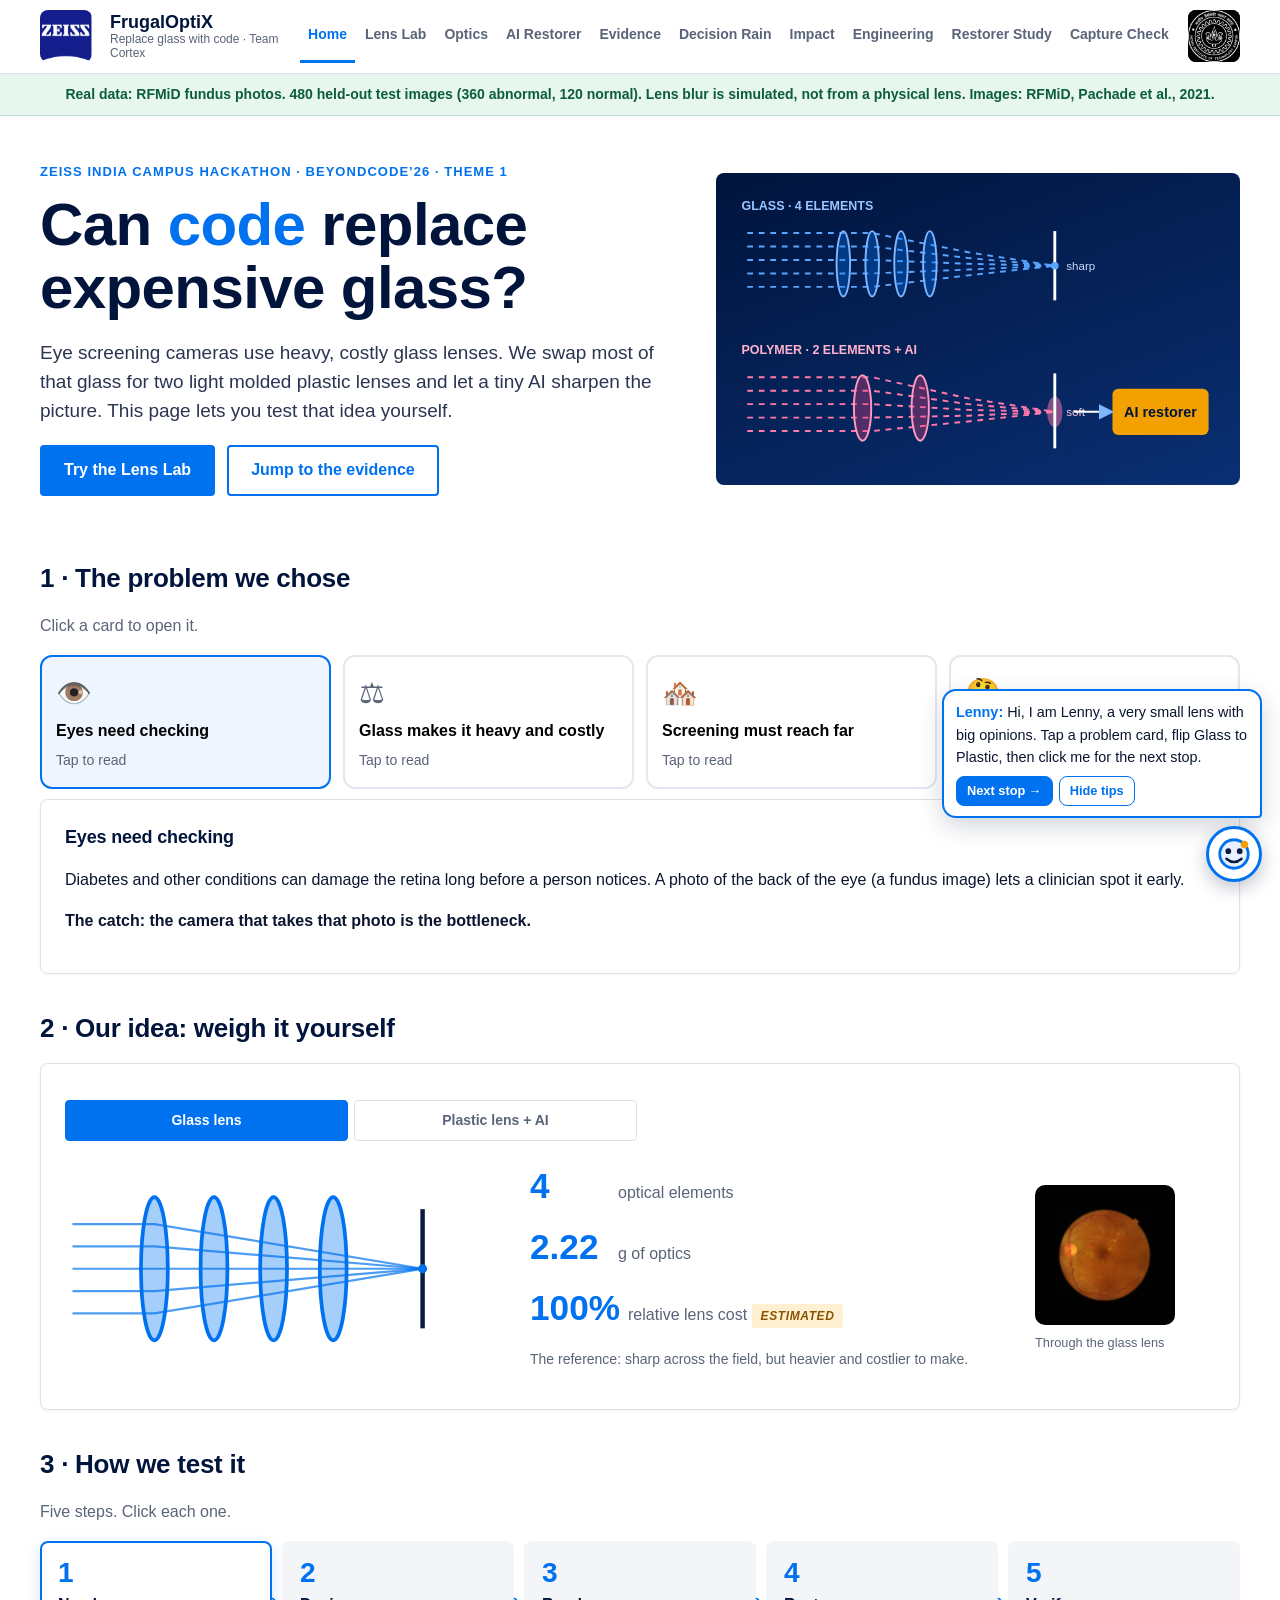
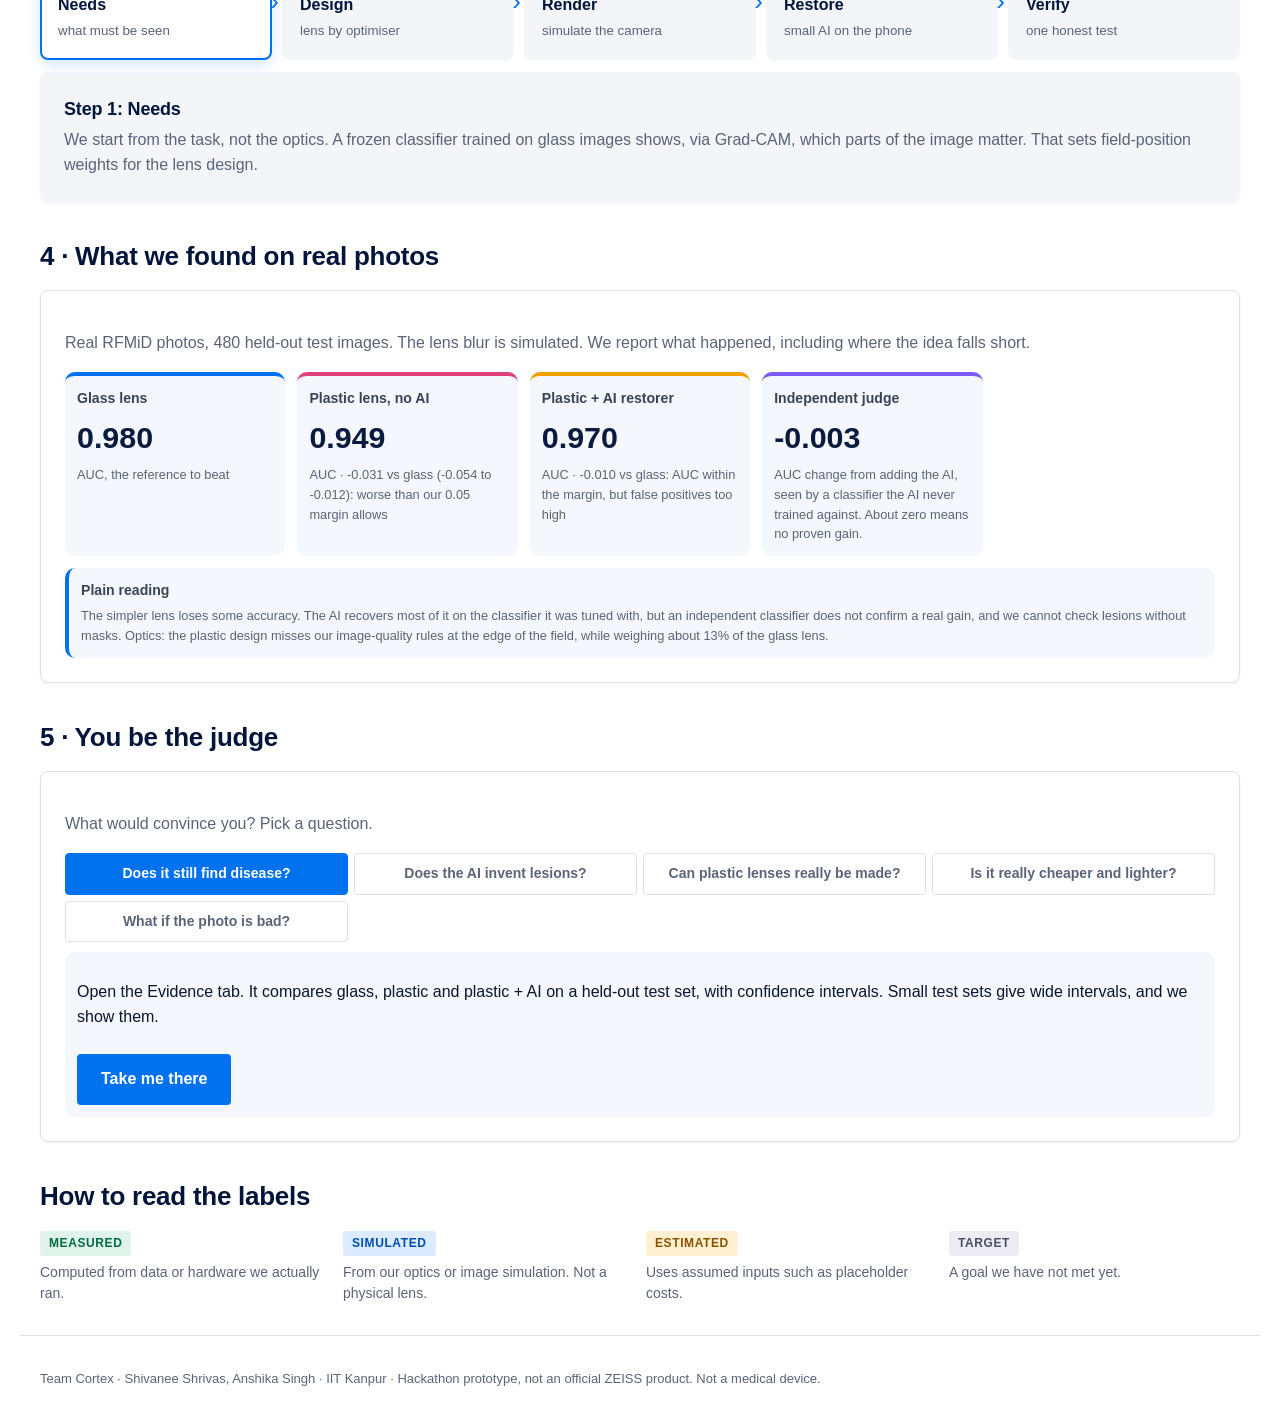
<file: web/index.html>
<!doctype html>
<html lang="en">
<head>
<meta charset="utf-8">
<meta name="viewport" content="width=device-width, initial-scale=1">
<title>FrugalOptiX · Lens Lab</title>
<link rel="stylesheet" href="style.css">
</head>
<body>
<header class="nav">
  <div class="nav-in">
    <div class="logo"><img src="assets/zeiss_logo.png" alt="ZEISS logo"></div>
    <div class="brand"><b>FrugalOptiX</b><span>Replace glass with code · Team Cortex</span></div>
    <nav class="tabs" id="tabs" role="tablist" aria-label="Sections"></nav>
    <div class="logo dark"><img src="assets/iitk_logo.png" alt="IIT Kanpur logo"></div>
  </div>
</header>
<div id="banner" class="banner" hidden></div>

<main>
<!-- 0 HOME -->
<section class="pane" id="p-start" data-title="Home">
  <div class="hero">
    <div>
      <p class="eyebrow">ZEISS India Campus Hackathon · BeyondCode’26 · Theme 1</p>
      <h1>Can <em>code</em> replace expensive glass?</h1>
      <p class="lead">Eye screening cameras use heavy, costly glass lenses. We swap most of that glass for two light molded plastic lenses and let a tiny AI sharpen the picture. This page lets you test that idea yourself.</p>
      <div class="cta"><button class="btn" data-go="p-lab">Try the Lens Lab</button><button class="btn ghost" data-go="p-evidence">Jump to the evidence</button></div>
    </div>
    <div class="hero-vis"><svg id="heroSvg" viewBox="0 0 520 300" role="img" aria-label="Light through glass lens, then polymer lens plus AI"></svg></div>
  </div>

  <h2 class="sh">1 · The problem we chose</h2>
  <p class="muted">Click a card to open it.</p>
  <div class="pcards" id="pcards"></div>
  <div class="card" id="pdetail"></div>

  <h2 class="sh">2 · Our idea: weigh it yourself</h2>
  <div class="card swap">
    <div class="seg" id="swapSeg"><button data-m="glass" class="on">Glass lens</button><button data-m="poly">Plastic lens + AI</button></div>
    <div class="swapgrid">
      <svg id="swapSvg" viewBox="0 0 300 150" role="img" aria-label="Lens stack"></svg>
      <div>
        <div class="big"><b id="swEl">4</b><span>optical elements</span></div>
        <div class="big"><b id="swMass">0</b><span>g of optics</span></div>
        <div class="big"><b id="swCost">100%</b><span>relative lens cost <i class="lab e">Estimated</i></span></div>
        <p class="small muted" id="swNote"></p>
      </div>
      <figure class="swimg"><img id="swImg" alt="Sample retina through the chosen lens"><figcaption id="swCap"></figcaption></figure>
    </div>
  </div>

  <h2 class="sh">3 · How we test it</h2>
  <p class="muted">Five steps. Click each one.</p>
  <div class="flow" id="flow"></div>
  <div class="card flow-detail" id="flowDetail"></div>

  <h2 class="sh">4 · What we found on real photos</h2>
  <div class="card"><p class="muted" id="foundIntro"></p><div class="found" id="found"></div></div>

  <h2 class="sh">5 · You be the judge</h2>
  <div class="card">
    <p class="muted">What would convince you? Pick a question.</p>
    <div class="seg" id="judgeSeg"></div>
    <div id="judgeOut" class="judge"></div>
  </div>

  <h2 class="sh">How to read the labels</h2>
  <div class="labels">
    <div><span class="lab m">Measured</span><p>Computed from data or hardware we actually ran.</p></div>
    <div><span class="lab s">Simulated</span><p>From our optics or image simulation. Not a physical lens.</p></div>
    <div><span class="lab e">Estimated</span><p>Uses assumed inputs such as placeholder costs.</p></div>
    <div><span class="lab t">Target</span><p>A goal we have not met yet.</p></div>
  </div>
</section>

<!-- 1 LENS LAB -->
<section class="pane" id="p-lab" data-title="Lens Lab" hidden>
  <div class="split">
    <div class="card">
      <div class="stage"><img id="imgA" alt=""><img id="imgB" alt=""><span class="stamp" id="stamp"></span></div>
      <div class="seg" id="seg" role="tablist"></div>
      <input id="slider" type="range" min="0" max="3" step="1" value="0" aria-label="Lens condition">
      <label class="chk"><input type="checkbox" id="oodToggle"> Polymer shown from the independent renderer (not used in training)</label>
      <p class="small muted">Samples: <span id="kinds"></span></p>
      <div class="thumbs" id="thumbs"></div>
    </div>
    <div class="card">
      <span class="lab" id="condLabel"></span>
      <h2 id="condName"></h2>
      <p class="muted" id="condDesc"></p>
      <div class="gauge"><div class="track"><div class="thr" id="thr"><i>decision line</i></div><div class="mark" id="mark"></div></div><div class="ticks"><span>0 normal</span><span>classifier score</span><span>1 abnormal</span></div></div>
      <p class="verdict" id="verdict"></p>
      <p class="small muted" id="truth"></p>
      <hr>
      <h3>Blur explorer</h3>
      <p class="small muted">Move across the image from centre to edge. The blur applied to the picture below is scaled from the ray-traced spot size at that field position.</p>
      <input id="fieldSlider" type="range" min="0" max="100" value="0" aria-label="Field position">
      <div class="blurpair"><figure><img id="bGlass" alt="glass blur"><figcaption id="bGlassCap"></figcaption></figure><figure><img id="bPoly" alt="polymer blur"><figcaption id="bPolyCap"></figcaption></figure></div>
    </div>
  </div>
</section>

<!-- 2 OPTICS -->
<section class="pane" id="p-optics" data-title="Optics" hidden>
  <div class="card">
    <div class="row-h"><div><h2>Ray trace: where does the light land?</h2><p class="muted small">Pick a field angle. Rays from a distant point pass through each lens and meet the sensor. The red patch is the blur spot, drawn to scale.</p></div><div class="seg small" id="fieldSeg"></div></div>
    <div class="rays"><div><p class="cap">Glass, 4 elements</p><svg id="rayGlass" viewBox="0 0 460 220"></svg></div><div><p class="cap">Polymer, 2 elements</p><svg id="rayPoly" viewBox="0 0 460 220"></svg></div></div>
    <div id="spotBars"></div>
  </div>
  <div class="grid2">
    <div class="card"><h2>Manufacturing yield</h2><p class="muted small">Share of simulated molded lenses meeting each blur floor (tolerance Monte Carlo).</p><div id="yield"></div></div>
    <div class="card"><h2>Design X-ray</h2><p class="muted small">Spot growth when one element is removed. Tall bar means the element earns its place.</p><div id="xray"></div></div>
  </div>
  <div class="card"><h2>Where the classifier looks</h2><p class="muted small">Grad-CAM on the frozen classifier gives each field zone a design weight (Stage 1).</p><div class="saliency"><img src="assets/saliency.png" alt="Grad-CAM heat map"><div id="sal"></div></div></div>
</section>

<!-- 3 RESTORER -->
<section class="pane" id="p-ai" data-title="AI Restorer" hidden>
  <div class="grid2">
    <div class="card"><h2>What the restorer does</h2>
      <p class="muted">A tiny U-Net (<b id="params"></b> parameters) takes the blurry polymer image and predicts the sharp one. It trains on many random degradations (tolerance, temperature, noise) with a loss that also asks a frozen classifier to still see the lesions.</p>
      <div class="chips"><span>Randomised blur</span><span>Lesion-aware loss</span><span>Never sees the test renderer</span></div>
      <div class="cmp" id="cmp"></div>
      <p class="small muted" id="cmpNote"></p>
    </div>
    <div class="card"><h2>Does it recover lesions, or invent them?</h2><p class="muted small">Measured on abnormal test images against the original.</p><div id="lesion"></div></div>
  </div>
  <div class="card"><h2>Speed</h2><p class="muted" id="latency"></p><a class="btn ghost" href="bench.html">Time it on your phone</a></div>
</section>

<!-- 4 EVIDENCE -->
<section class="pane" id="p-evidence" data-title="Evidence" hidden>
  <div class="card"><div class="row-h"><h2>Does the simpler lens still find disease?</h2><span class="lab e" id="evTag">Honest verdicts</span></div>
    <p class="muted" id="verdictText"></p><div class="score" id="score"></div></div>
  <div class="grid2">
    <div class="card"><h2>ROC curves</h2><p class="muted small">Higher and further left is better. Click a name to hide or show it.</p><div class="legend" id="rocLegend"></div><svg id="roc" viewBox="0 0 440 440" role="img" aria-label="ROC curves"></svg></div>
    <div class="card"><h2>Verdict vs baselines</h2><p class="muted small" id="niNote"></p><div id="niTable"></div><p class="muted" id="vsBase"></p></div>
  </div>
</section>

<!-- 4b DECISION RAIN -->
<section class="pane" id="p-rain" data-title="Decision Rain" hidden>
  <div class="card">
    <div class="row-h"><h2>Decision Rain: every test image, one raindrop</h2><span class="lab m" id="rainLab">Measured</span></div>
    <p class="muted">Each drop is one held-out test image. <b style="color:#E0407B">Pink = abnormal eye</b>, <b style="color:#0072EF">blue = normal</b>. A drop lands where the classifier scored it. Drag the white line in any row: pink drops to its right are caught, blue drops to its right are false alarms. Good lenses keep pink and blue apart.</p>
    <div class="cta"><button class="btn" id="rainGo">Make it rain</button><button class="btn ghost" id="rainReset">Reset lines to the chosen thresholds</button><button class="btn ghost" id="rainMatch">Match glass sensitivity</button></div>
    <svg id="rainSvg" viewBox="0 0 900 480" role="img" aria-label="Score drops per lens pipeline with draggable decision lines"></svg>
    <div id="rainStats" class="rainstats"></div>
  </div>
  <div class="card">
    <h2>Clinic simulator: what happens to 1000 patients?</h2>
    <p class="muted">Uses the lines you set above. Change how common the disease is in the screened group and see missed cases and false alarms for each lens.</p>
    <label class="small">Patients screened: <b id="nPatV">1000</b><input type="range" id="nPat" min="100" max="10000" step="100" value="1000"></label>
    <label class="small">Share with disease: <b id="prevV">10%</b><input type="range" id="prev" min="1" max="40" value="10"></label>
    <div id="clinic"></div>
    <p class="small muted" id="clinicNote"></p>
  </div>
</section>

<!-- 5 IMPACT -->
<section class="pane" id="p-impact" data-title="Impact" hidden>
  <div class="grid2">
    <div class="card"><h2>Lighter</h2><div id="trade"></div></div>
    <div class="card"><h2>Cheaper, if the numbers hold</h2><p class="muted small">Cost uses placeholder coefficients, so we show the break-even instead of a headline saving.</p><div id="cost"></div><label class="small">Polymer cost vs our placeholder: <b id="mulv">1.0×</b><input type="range" id="mul" min="1" max="12" step="0.5" value="1"></label><p class="verdict small" id="mulout"></p></div>
  </div>
  <div class="card"><h2>What this does not show</h2>
    <ul class="limits"><li>No physical prototype yet. Optics are a simplified simulation.</li><li>Public datasets are not clinical validation. Not a medical device.</li><li>Cost and CO₂ use placeholder coefficients.</li><li>Restored images can invent detail, so we check lesion regions.</li><li>Phone timing is a laptop number until <a href="bench.html">bench.html</a> is run on the phone.</li></ul></div>
</section>

<!-- 6a ENGINEERING -->
<section class="pane" id="p-eng" data-title="Engineering" hidden>
  <div class="card"><div class="row-h"><h2>Image quality: PSF and MTF, not just spot size</h2><span class="lab s">Simulated</span></div>
    <p class="muted small">Ray-traced point-spread functions at five field positions (top row glass, bottom row polymer). MTF is how much contrast survives at a given detail size. Pass or fail rules were written down before the test (configs/acceptance.yaml).</p>
    <img class="psfgrid" src="assets/psf_grid.png" alt="PSF grid glass above polymer at five field positions">
    <div class="grid2"><div><svg id="mtfChart" viewBox="0 0 440 280" role="img" aria-label="MTF at 25 lp/mm across the field"></svg></div><div id="mtfVerdict"></div></div></div>
  <div class="grid2">
    <div class="card"><div class="row-h"><h2>Can it be made?</h2><span class="lab s">Simulated</span></div><p class="muted small">Hard manufacturing gates (thickness, slope, asphere departure, gap) are reported before any optical score.</p><div id="mfg"></div></div>
    <div class="card"><div class="row-h"><h2>Tolerance yield</h2><span class="lab s">Simulated</span></div><p class="muted small" id="tolNote"></p><div id="tol"></div></div>
  </div>
  <div class="grid2">
    <div class="card"><h2>Material sweep</h2><p class="muted small">Five optical polymers, 15 pairs optimised. Pairs that fail temperature or birefringence screens are marked.</p><div id="mats"></div></div>
    <div class="card"><h2>Field of view</h2><p class="muted small">Edge blur after re-optimising for wider fields. Wider is harder for two plastic elements.</p><div id="fov"></div></div>
  </div>
</section>

<!-- 6b RESTORER STUDY -->
<section class="pane" id="p-study" data-title="Restorer Study" hidden>
  <div class="card"><div class="row-h"><h2>What we tried, and what we found</h2><span class="lab s">Simulated</span></div>
    <p class="muted" id="stDesc"></p><div id="stTable"></div></div>
  <div class="grid2">
    <div class="card"><h2>Lesion errors, by type</h2><p class="muted small">Removed means a real lesion disappeared. Distorted means its contrast or shape changed. Invented means a lesion-like blob that is not in the original.</p><div id="tax"></div></div>
    <div class="card"><h2>Can we claim restoration?</h2><p class="muted small">All four checks must pass. We do not round up.</p><div id="claims"></div></div>
  </div>
  <div class="card"><h2>Independent judge</h2><p class="muted small">A different classifier (MobileNet) that the restorer never saw checks the images, so the restorer cannot game its own judge.</p><div id="indep"></div></div>
</section>

<!-- 6c CAPTURE CHECK -->
<section class="pane" id="p-capture" data-title="Capture Check" hidden>
  <div class="card"><h2>Is this a usable photo?</h2>
    <p class="muted">Pick a photo or one of our samples. The check runs in your browser and nothing is uploaded. It tells the operator what to fix before any disease result is trusted. A quality warning and a risk result are always shown separately.</p>
    <div class="cap-row"><input type="file" id="capFile" accept="image/*"><span class="small muted">or click a sample:</span><div class="thumbs" id="capThumbs"></div></div>
    <div class="split"><div><canvas id="capCanvas" width="256" height="256" aria-label="Preview"></canvas></div><div id="capOut"></div></div>
    <p class="small muted">Simple browser heuristics (sharpness, exposure, contrast, visible area, noise). They are a demonstration of the workflow, not a validated quality model. The trained gate in the evaluation uses limits fitted on the glass reference images.</p></div>
  <div class="card"><h2>How the trained gate behaved on our test set</h2><div id="gateTbl"></div><p class="small muted" id="gateNote"></p></div>
</section>

<!-- 6d COST DEPLOY -->
<section class="pane" id="p-cost" data-title="Cost &amp; Deploy" hidden>
  <div class="grid2">
    <div class="card"><div class="row-h"><h2>Whole camera module</h2><span class="lab e">Estimated</span></div><p class="muted small">Optics are only part of the device. The saving shrinks once sensor, housing, board and mount are included.</p><div id="modMass"></div></div>
    <div class="card"><div class="row-h"><h2>Cost per good module</h2><span class="lab e">Estimated</span></div><p class="muted small">Includes tooling spread over volume, yield, scrap, assembly and inspection. Medians with the chance polymer is cheaper.</p><div id="costTbl"></div></div>
  </div>
  <div class="grid2">
    <div class="card"><div class="row-h"><h2>Carbon, cradle to grave</h2><span class="lab e">Estimated</span></div><div id="lca"></div></div>
    <div class="card"><div class="row-h"><h2>Running the restorer</h2><span class="lab m">Measured on a laptop</span></div><p class="muted small">Board timing and power are estimates until measured on the real board.</p><div id="deploy"></div></div>
  </div>
  <div class="card"><h2>Wide field by stitching</h2><p class="muted small">Several narrow shots are registered and blended into one wide image. Tested on synthetic tiles; the residual error flags failed registrations.</p><img class="psfgrid" src="assets/montage.png" alt="Montage stitching demo"></div>
</section>

<!-- 6 RUN IT -->
<section class="pane" id="p-run" data-title="Run it" hidden>
  <div class="card"><h2>Reproduce everything</h2>
    <ol class="steps">
      <li><b>Install</b><pre>pip install -r requirements.txt</pre></li>
      <li><b>Smoke test, no downloads</b><pre>bash scripts/run_all.sh synthetic</pre></li>
      <li><b>Real data (Colab GPU)</b><pre>SEEDS="0 1 2" bash scripts/run_all.sh rfmid data/RFMiD --pretrained</pre></li>
      <li><b>Open this demo</b><pre>python -m http.server 8000 --directory web</pre></li>
      <li><b>Phone speed</b><p class="small muted">Open <code>/bench.html</code> on the phone via your Wi-Fi address.</p></li>
      <li><b>Real lens photos</b><p class="small muted">Follow docs/REAL_CAPTURE.md, then run scripts/08_real_capture_eval.py.</p></li>
    </ol>
    <p class="muted small">Code: <a href="https://github.com/ShivaneeShrivas/Zeiss-hackathon">github.com/ShivaneeShrivas/Zeiss-hackathon</a></p></div>
</section>
</main>

<footer class="foot"><p>Team Cortex · Shivanee Shrivas, Anshika Singh · IIT Kanpur · Hackathon prototype, not an official ZEISS product. Not a medical device.</p></footer>
<script src="data/results.js"></script>
<script src="app.js"></script>
<script src="v4.js"></script>
<script src="rain.js"></script>
<script src="home.js"></script>
</body>
</html>
</file>
<file: web/style.css>
:root{--blue:#0072EF;--navy:#00143C;--ink:#0B1530;--mute:#5A6478;--line:#DDE2EA;--soft:#F3F5F9;--bg:#fff;--ok:#00875A;--warn:#B45F06;--bad:#C62828}
*{box-sizing:border-box}
body{margin:0;background:var(--bg);color:var(--ink);font-family:"Helvetica Neue",Arial,system-ui,sans-serif;line-height:1.55}
h1,h2,h3{font-weight:700;letter-spacing:-.01em;margin:0 0 8px;color:var(--navy)}
h1{font-size:clamp(34px,5vw,60px);line-height:1.05}h1 em{font-style:normal;color:var(--blue)}
h2{font-size:24px}h3{font-size:18px}
a{color:var(--blue)}
.muted{color:var(--mute)}.small{font-size:14px}
.nav{position:sticky;top:0;z-index:20;background:#fff;border-bottom:1px solid var(--line)}
.nav-in{max-width:1240px;margin:0 auto;padding:10px 20px;display:flex;align-items:center;gap:18px}
.logo{width:52px;height:52px;flex:none;display:flex;align-items:center;justify-content:center;border-radius:8px;overflow:hidden}.logo img{width:100%;height:100%;object-fit:contain}.logo.dark{background:#000}
.brand{display:flex;flex-direction:column;line-height:1.15}.brand b{font-size:18px;color:var(--navy)}.brand span{font-size:12px;color:var(--mute)}
.tabs{display:flex;gap:2px;margin-left:auto;overflow-x:auto}
.tabs button{font:inherit;font-size:14px;font-weight:600;background:none;border:0;border-bottom:3px solid transparent;padding:14px 8px;color:var(--mute);cursor:pointer;white-space:nowrap}
.tabs button:hover{color:var(--blue)}.tabs button.on{color:var(--blue);border-bottom-color:var(--blue)}
.banner{background:#FFF4D6;border-bottom:1px solid #F0D58A;color:#6B4A00;padding:10px 20px;text-align:center;font-weight:600;font-size:14px}
main{max-width:1240px;margin:0 auto;padding:28px 20px 10px}
.pane[hidden]{display:none}
.pane{animation:fade .35s}@keyframes fade{from{opacity:0;transform:translateY(6px)}to{opacity:1;transform:none}}
.hero{display:grid;grid-template-columns:1.1fr .9fr;gap:36px;align-items:center;padding:18px 0 28px}
.eyebrow{color:var(--blue);font-weight:700;font-size:13px;letter-spacing:.08em;text-transform:uppercase;margin:0 0 10px}
.lead{font-size:19px;color:#2B3552;max-width:640px}
.cta{display:flex;gap:12px;flex-wrap:wrap;margin-top:18px}
.btn{font:inherit;font-weight:700;border:2px solid var(--blue);background:var(--blue);color:#fff;border-radius:4px;padding:11px 22px;cursor:pointer;text-decoration:none;display:inline-block}
.btn:hover{background:#005BC4}.btn.ghost{background:#fff;color:var(--blue)}.btn.ghost:hover{background:var(--soft)}
.hero-vis{background:linear-gradient(160deg,#00143C,#0A2F73);border-radius:8px;padding:12px}
.sh{margin:34px 0 14px;font-size:26px}
.card{background:#fff;border:1px solid var(--line);border-radius:8px;padding:24px;margin-bottom:22px;box-shadow:0 1px 3px rgba(0,20,60,.05)}
.grid2{display:grid;grid-template-columns:1fr 1fr;gap:22px}.grid2>.card{margin-bottom:22px}
.split{display:grid;grid-template-columns:1.05fr 1fr;gap:22px}.split>.card{margin-bottom:0}
.row-h{display:flex;justify-content:space-between;align-items:flex-start;gap:14px;flex-wrap:wrap}
.flow{display:grid;grid-template-columns:repeat(5,1fr);gap:10px}
.flow button{font:inherit;text-align:left;background:var(--soft);border:2px solid transparent;border-radius:8px;padding:16px;cursor:pointer;position:relative;color:var(--ink)}
.flow button b{display:block;color:var(--blue);font-size:28px;line-height:1}.flow button span{display:block;font-weight:700;margin-top:6px;color:var(--navy)}.flow button small{color:var(--mute)}
.flow button.on{border-color:var(--blue);background:#fff;box-shadow:0 4px 14px rgba(0,114,239,.18)}
.flow button:not(:last-child)::after{content:"›";position:absolute;right:-9px;top:50%;font-size:26px;color:var(--blue);transform:translateY(-50%);z-index:2}
.flow-detail{margin-top:12px;background:var(--soft);border:0}
.flow-detail h3{margin-bottom:4px}
.guide{display:grid;grid-template-columns:repeat(5,1fr);gap:12px}.g{border:1px solid var(--line);border-radius:8px;padding:18px}.g p{margin:4px 0 0;color:var(--mute);font-size:14px}
.n{display:inline-flex;width:30px;height:30px;border-radius:15px;background:var(--blue);color:#fff;font-weight:700;align-items:center;justify-content:center;margin-bottom:8px}
.labels{display:grid;grid-template-columns:repeat(4,1fr);gap:12px}.labels p{margin:6px 0 0;font-size:14px;color:var(--mute)}
.lab{display:inline-block;font-size:12px;font-weight:700;border-radius:3px;padding:3px 9px;text-transform:uppercase;letter-spacing:.05em}
.lab.m{background:#DFF3EA;color:#006B47}.lab.s{background:#DCEBFF;color:#004FB0}.lab.e{background:#FFF0D1;color:#8A5200}.lab.t{background:#ECECF2;color:#4A4F63}
.stage{position:relative;aspect-ratio:1/1;background:#000;border-radius:6px;overflow:hidden}
.stage img{position:absolute;inset:0;width:100%;height:100%;object-fit:contain;transition:opacity .35s}
.stamp{position:absolute;left:10px;top:10px;background:rgba(0,20,60,.85);color:#fff;font-size:12px;font-weight:700;padding:4px 10px;border-radius:3px}
.seg{display:grid;grid-template-columns:repeat(4,1fr);gap:6px;margin-top:12px}
.seg.small{grid-template-columns:repeat(3,auto);margin:0}
.seg button{font:inherit;font-size:14px;font-weight:600;padding:9px 8px;border-radius:4px;border:1px solid var(--line);background:#fff;color:var(--mute);cursor:pointer}
.seg button.on{background:var(--blue);border-color:var(--blue);color:#fff}
input[type=range]{width:100%;accent-color:var(--blue);margin:12px 0 6px}
.chk{display:block;font-size:14px;color:var(--mute);margin:6px 0}
.thumbs{display:flex;gap:8px;flex-wrap:wrap;margin-top:8px}.thumbs button{padding:0;border:3px solid var(--line);border-radius:6px;overflow:hidden;width:58px;height:58px;background:#000;cursor:pointer}.thumbs button.on{border-color:var(--blue)}.thumbs img{width:100%;height:100%;object-fit:cover;display:block}
.gauge{margin:34px 0 8px}.track{position:relative;height:16px;border-radius:8px;background:linear-gradient(90deg,#00875A,#F2B134,#D32F2F)}
.thr{position:absolute;top:-8px;bottom:-8px;width:3px;background:var(--navy)}.thr i{position:absolute;top:-22px;left:-40px;width:84px;white-space:nowrap;text-align:center;font-style:normal;font-size:11px;color:var(--navy);font-weight:700}
.mark{position:absolute;top:-8px;width:20px;height:32px;margin-left:-10px;border-radius:10px;background:#fff;border:4px solid var(--blue);transition:left .45s}
.ticks{display:flex;justify-content:space-between;font-size:12px;color:var(--mute);margin-top:8px}
.verdict{font-size:26px;font-weight:700;margin:10px 0 0}.verdict.small{font-size:16px}
hr{border:0;border-top:1px solid var(--line);margin:18px 0}
.blurpair{display:grid;grid-template-columns:1fr 1fr;gap:10px}.blurpair figure{margin:0}.blurpair img{width:100%;aspect-ratio:1;object-fit:cover;border-radius:6px;background:#000;display:block}.blurpair figcaption{font-size:13px;color:var(--mute);margin-top:4px}
.rays{display:grid;grid-template-columns:1fr 1fr;gap:16px;margin-top:12px}.rays svg{width:100%;height:auto;background:#00143C;border-radius:8px}.cap{font-weight:700;margin:0 0 6px;color:var(--navy)}
.bars .b{height:26px;border-radius:3px;display:flex;align-items:center;padding-left:8px;font-size:13px;font-weight:700;color:#fff;margin-top:5px;min-width:44px;transition:width .5s}
.row{margin:12px 0}.row .t{font-size:14px;color:var(--mute);display:flex;justify-content:space-between;gap:8px}
.cg{background:#0072EF}.cp{background:#E0407B}.cm{background:#00875A}.cx{background:#8A94A8}
.xr{display:flex;align-items:flex-end;gap:10px;height:170px;margin-top:10px}.xr div{flex:1;display:flex;flex-direction:column;justify-content:flex-end;align-items:center;font-size:12px;color:var(--mute);text-align:center}.xr i{display:block;width:100%;background:var(--blue);border-radius:3px 3px 0 0;transition:height .5s}.xr i.low{background:#E0407B}
.saliency{display:flex;gap:20px;align-items:center;flex-wrap:wrap}.saliency img{width:150px;border-radius:6px}
.chips{display:flex;gap:8px;flex-wrap:wrap;margin:10px 0}.chips span{background:var(--soft);border-radius:999px;padding:4px 12px;font-size:13px;font-weight:600;color:var(--navy)}
.cmp{display:grid;grid-template-columns:repeat(4,1fr);gap:8px;margin-top:10px}.cmp figure{margin:0}.cmp img{width:100%;aspect-ratio:1;object-fit:cover;border-radius:6px;background:#000;display:block}.cmp figcaption{font-size:12px;color:var(--mute);margin-top:3px;text-align:center}
.score{display:grid;grid-template-columns:repeat(4,1fr);gap:14px;margin-top:16px}
.sc{background:var(--soft);border-radius:8px;padding:16px}.sc .n2{font-size:42px;font-weight:700;line-height:1}.sc .nm{font-size:14px;color:var(--mute);margin:6px 0 8px;min-height:40px}
.ci{position:relative;height:8px;border-radius:4px;background:#D6DBE6;margin:8px 0 4px}.ci i{position:absolute;top:0;bottom:0;border-radius:4px}
.sc dl{margin:10px 0 0;font-size:13px;display:grid;grid-template-columns:1fr auto;gap:2px 8px;color:var(--mute)}.sc dd{margin:0;color:var(--ink);font-weight:700}
.legend{display:flex;gap:8px;flex-wrap:wrap;margin:8px 0}.legend button{font:inherit;font-size:13px;font-weight:700;border:2px solid;border-radius:999px;padding:3px 12px;background:#fff;cursor:pointer}
svg{max-width:100%;height:auto;display:block}
.tb{width:100%;border-collapse:collapse;font-size:13px;display:block;overflow-x:auto}.tb th,.tb td{text-align:left;padding:7px 8px;border-bottom:1px solid var(--line)}.tb th{color:var(--mute)}
.limits{margin:8px 0 0;padding-left:20px;color:var(--mute)}.limits li{margin:6px 0}
.steps{padding-left:22px}.steps li{margin:14px 0}pre{background:#0B1530;color:#DDE8FF;border-radius:6px;padding:10px 14px;overflow-x:auto;margin:6px 0 0;font-size:13px}code{background:var(--soft);padding:1px 5px;border-radius:3px}
.foot{max-width:1240px;margin:20px auto 0;padding:20px;border-top:1px solid var(--line);color:var(--mute);font-size:13px}
.flowanim{stroke-dasharray:6 6;animation:dash 1.2s linear infinite}@keyframes dash{to{stroke-dashoffset:-24}}
@media(max-width:980px){.hero,.split,.grid2,.rays{grid-template-columns:1fr}.flow,.guide{grid-template-columns:1fr 1fr}.labels,.score{grid-template-columns:1fr 1fr}.brand span{display:none}.flow button::after{display:none}}
@media(max-width:560px){.flow,.guide,.labels,.score{grid-template-columns:1fr}.brand{display:none}}
.psfgrid{width:100%;max-width:640px;image-rendering:pixelated;border-radius:8px;display:block;margin:8px 0}
img.psfgrid[src$="montage.png"]{image-rendering:auto}
.tbl{width:100%;border-collapse:collapse;font-size:.88rem}.tbl th,.tbl td{text-align:left;padding:6px 8px;border-bottom:1px solid #E3E7EF;vertical-align:top}.tbl th{color:#5A6478;font-weight:600}
.ok{color:#00875A;font-weight:700}.bad{color:#C0392B;font-weight:700}.mid{color:#B45F06;font-weight:700}
.cap-row{display:flex;gap:12px;align-items:center;flex-wrap:wrap;margin:10px 0}
#capCanvas{width:100%;max-width:256px;border-radius:8px;background:#0b1020}
.chk-item{display:flex;gap:8px;align-items:flex-start;margin:6px 0}.chk-item b{min-width:84px}
.pill{display:inline-block;padding:1px 8px;border-radius:99px;font-size:.75rem;font-weight:700;color:#fff}
.pill.Done{background:#00875A}.pill.Partial{background:#B45F06}.pill.Tool{background:#0072EF}.pill.Not{background:#C0392B}.pill.Data{background:#7A5AF8}
.tr{padding:8px 0;border-bottom:1px solid #E3E7EF}.tr h4{margin:0 0 2px;font-size:.95rem}.tr p{margin:2px 0;font-size:.85rem;color:#394357}.tr code{font-size:.75rem}
.mono{font-variant-numeric:tabular-nums}
.tabs{overflow-x:auto;flex-wrap:nowrap;scrollbar-width:thin;min-width:0}.tabs button{white-space:nowrap;flex:0 0 auto}
#capThumbs{display:flex;flex-wrap:wrap;gap:6px}
.pcards{display:grid;grid-template-columns:repeat(auto-fit,minmax(220px,1fr));gap:12px;margin:10px 0}
.pcard{background:#fff;border:2px solid #E3E7EF;border-radius:12px;padding:14px;text-align:left;font:inherit;cursor:pointer;transition:.2s}
.pcard:hover{transform:translateY(-3px);border-color:#0072EF}.pcard.on{border-color:#0072EF;background:#EEF5FF}
.pcard .ic{font-size:1.8rem}.pcard b{display:block;margin:4px 0}.pcard span{color:#5A6478;font-size:.88rem}
.swapgrid{display:grid;grid-template-columns:minmax(200px,1fr) minmax(180px,1fr) minmax(160px,220px);gap:18px;align-items:center;margin-top:12px}
@media(max-width:800px){.swapgrid{grid-template-columns:1fr}}
.big{display:flex;align-items:baseline;gap:8px;margin:6px 0}.big b{font-size:2.2rem;color:#0072EF;min-width:80px;transition:color .3s}.big span{color:#5A6478}
.swimg img{width:100%;border-radius:10px;background:#000}.swimg figcaption{font-size:.8rem;color:#5A6478}
#swapSvg ellipse{transition:all .6s ease}
.judge{margin-top:10px;padding:12px;border-radius:10px;background:#F4F7FC;min-height:60px}
.judge .btn{margin-top:8px}
/* guide mascot */
#lenny{position:fixed;right:18px;bottom:18px;z-index:50;display:flex;flex-direction:column;align-items:flex-end;gap:8px;max-width:min(320px,calc(100vw - 36px))}
#lenny .bub{background:#fff;border:2px solid #0072EF;border-radius:14px 14px 4px 14px;padding:10px 12px;box-shadow:0 8px 24px rgba(0,20,60,.18);font-size:.9rem;animation:pop .35s ease}
#lenny .bub b{color:#0072EF}#lenny .acts{display:flex;gap:6px;margin-top:8px;flex-wrap:wrap}
#lenny .acts button{font:inherit;font-size:.8rem;font-weight:700;border-radius:8px;padding:4px 10px;cursor:pointer;border:1px solid #0072EF;background:#0072EF;color:#fff}
#lenny .acts button.g{background:#fff;color:#0072EF}
#lenny .face{width:56px;height:56px;border-radius:50%;background:#fff;border:3px solid #0072EF;cursor:pointer;display:grid;place-items:center;box-shadow:0 6px 18px rgba(0,20,60,.25);animation:bob 2.4s ease-in-out infinite}
@keyframes pop{from{transform:scale(.85);opacity:0}to{transform:none;opacity:1}}@keyframes bob{50%{transform:translateY(-5px)}}
.rainstats{display:grid;grid-template-columns:repeat(auto-fit,minmax(190px,1fr));gap:10px;margin-top:8px}
.rs{background:#F4F7FC;border-radius:10px;padding:8px 10px;font-size:.85rem}.rs b{font-size:1.05rem}
#rainSvg{width:100%;height:auto;touch-action:none;margin-top:10px;background:linear-gradient(#0A1B3F,#102A5E);border-radius:12px}
#rainSvg circle{transition:cy .9s cubic-bezier(.3,1.5,.5,1),r .2s}
#rainSvg circle.in{opacity:.95}
.clrow{display:grid;grid-template-columns:150px 1fr;gap:10px;align-items:center;margin:8px 0;font-size:.85rem}
.clbars{display:flex;flex-direction:column;gap:3px}.clbars div{height:18px;border-radius:4px;color:#fff;font-size:.75rem;line-height:18px;padding-left:6px;white-space:nowrap;min-width:96px;transition:width .3s}
.banner.real{background:#E7F6EE;color:#0B5D3B;border-color:#BFE5D0}
.found{display:grid;grid-template-columns:repeat(auto-fit,minmax(210px,1fr));gap:12px;margin-top:10px}
.ftile{background:#F4F7FC;border-radius:10px;padding:12px;display:flex;flex-direction:column;gap:4px}.ftile span{font-weight:700;color:#394357;font-size:.88rem}.ftile b{font-size:1.9rem;color:#0A1B3F}.ftile small{color:#5A6478;font-size:.8rem}.ftile.wide{grid-column:1/-1;border-left:4px solid #0072EF}
</file>
